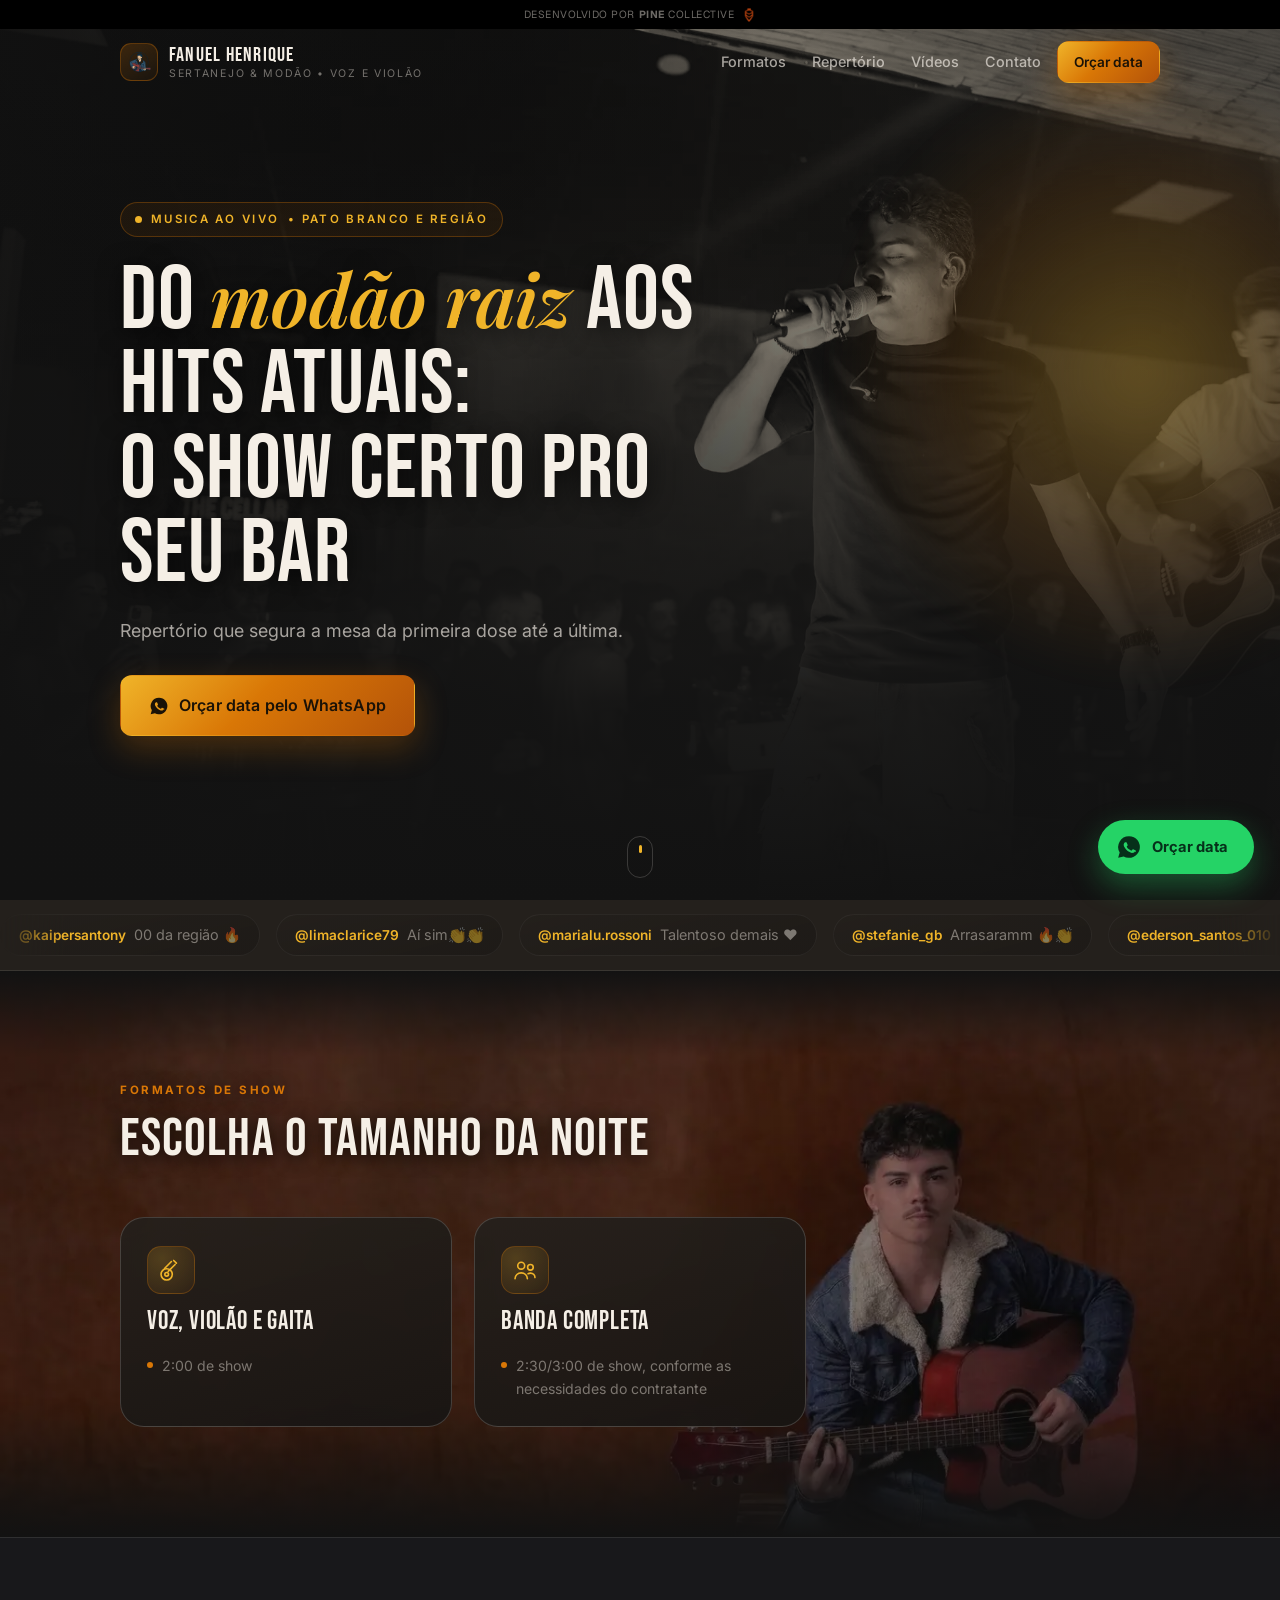
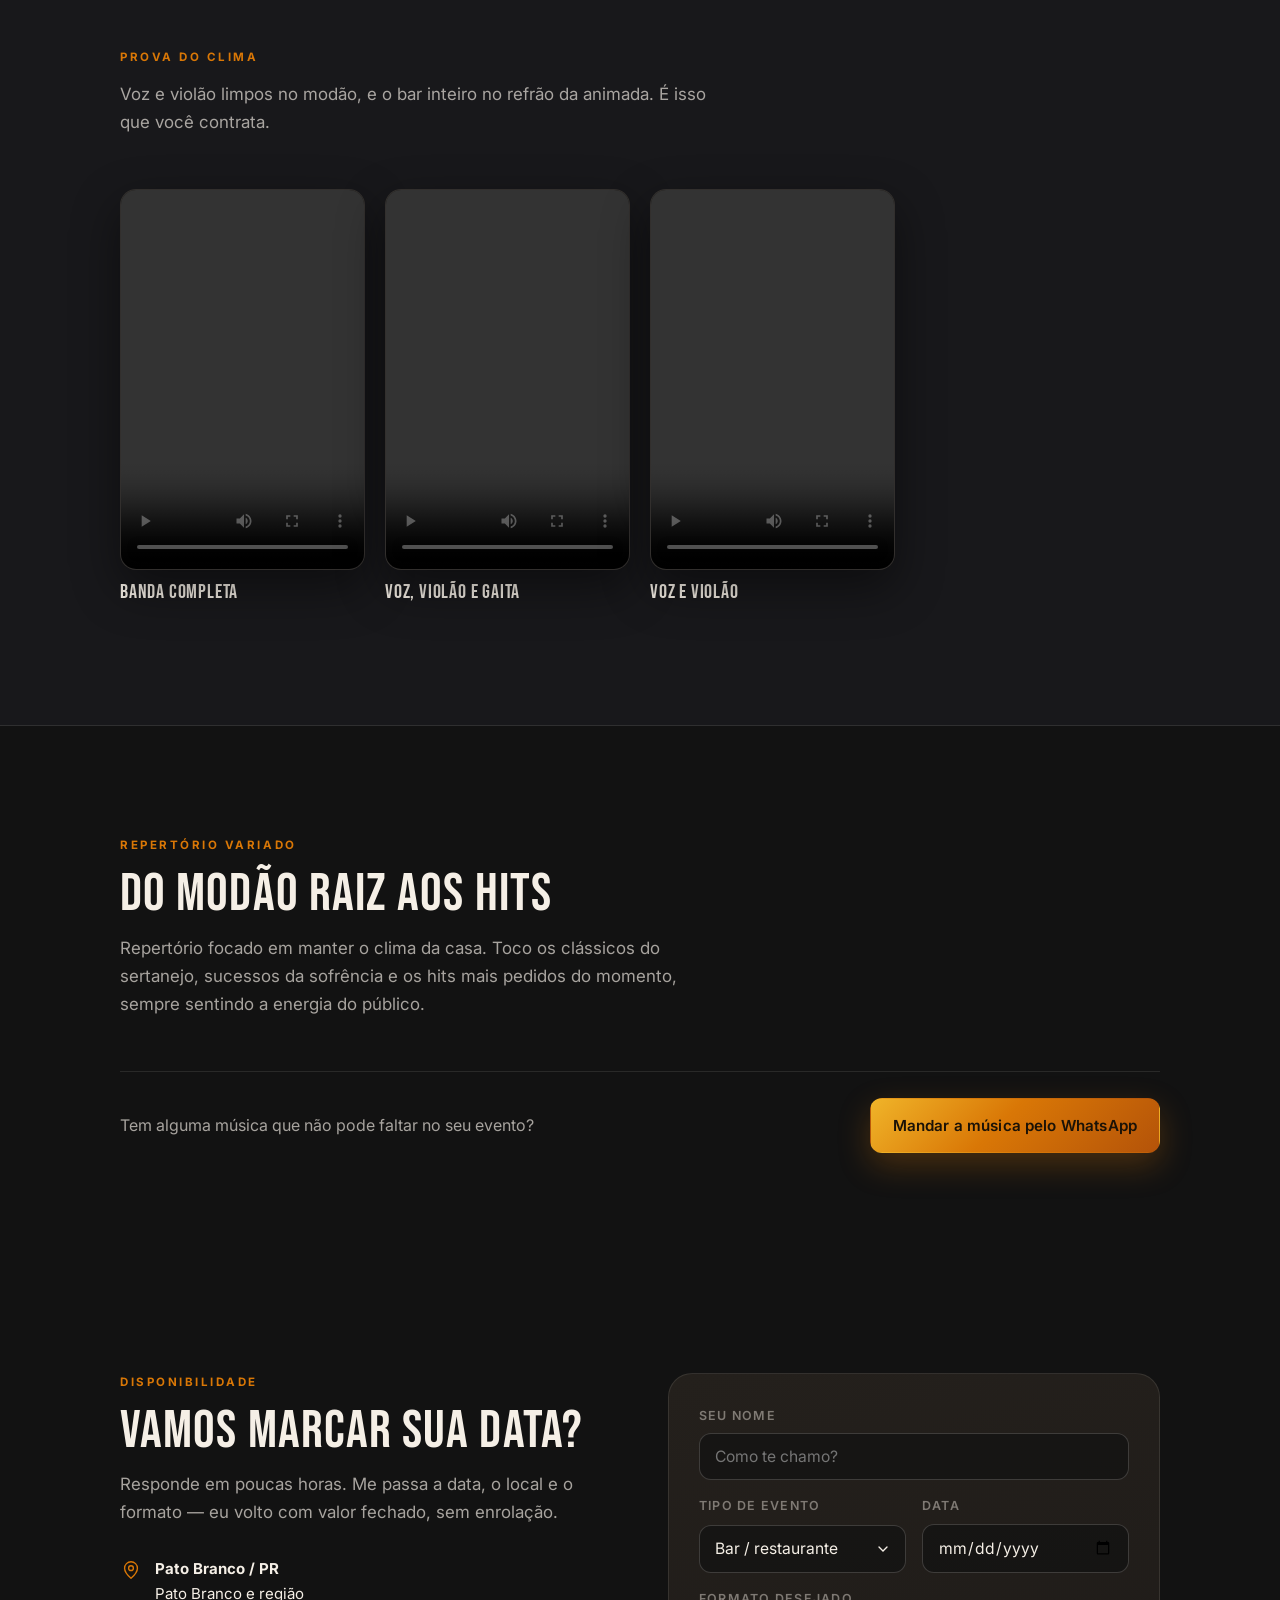
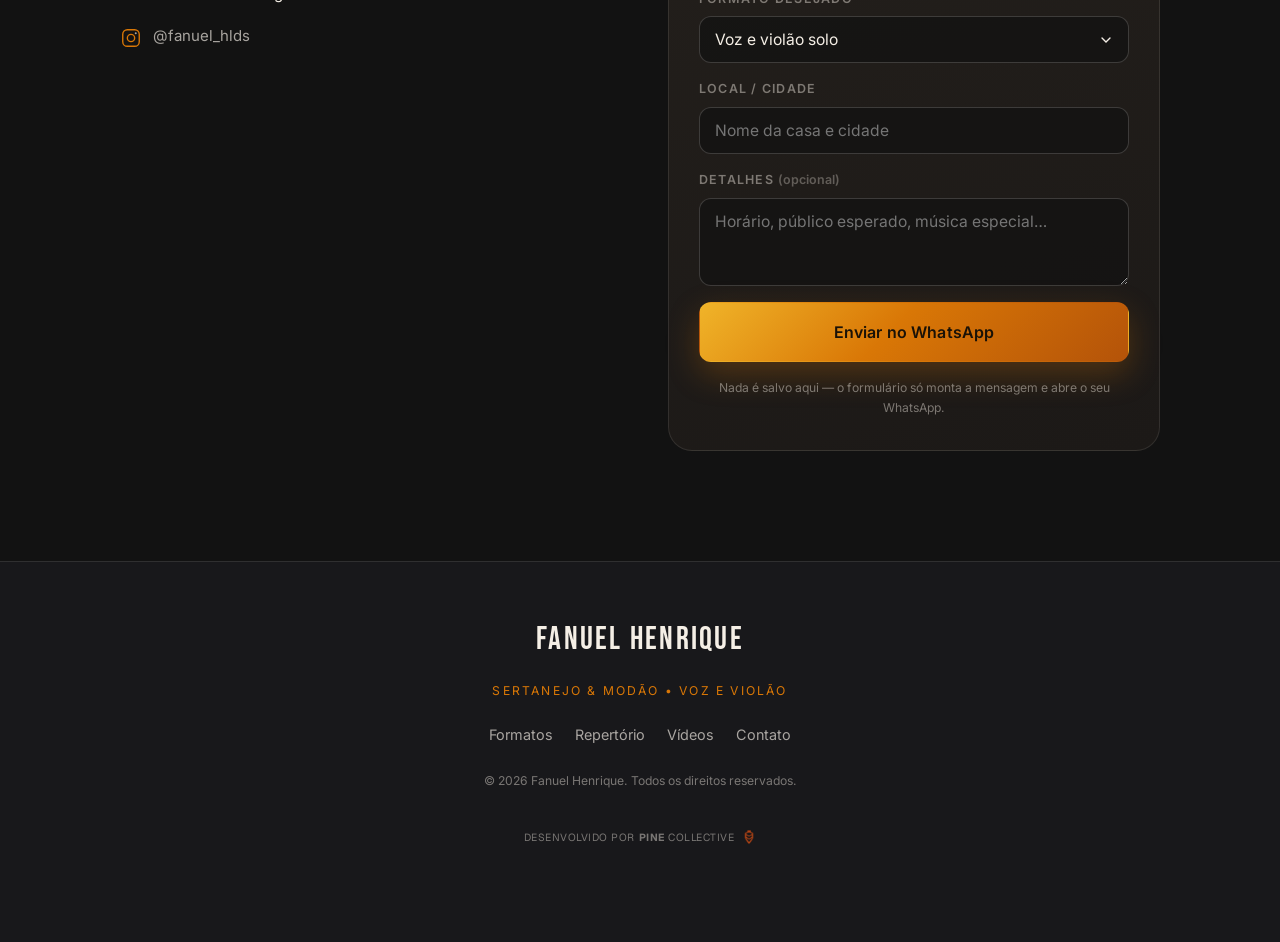
<file: index.html>
<!DOCTYPE html>
<html lang="pt-BR">

<head>
  <meta charset="utf-8">
  <meta name="viewport" content="width=device-width, initial-scale=1, viewport-fit=cover">
  <title>Fanuel Henrique • Sertanejo & Modão | Voz e Violão para bares e eventos</title>
  <meta name="description"
    content="Do modão raiz aos hits atuais: voz e violão para bares, restaurantes e eventos privados. Veja o repertório, os vídeos e consulte sua data pelo WhatsApp.">
  <meta name="theme-color" content="#121212">
  <link rel="icon" href="assets/img/favicon.png" type="image/png">

  <meta property="og:type" content="website">
  <meta property="og:title" content="Fanuel Henrique • Sertanejo & Modão">
  <meta property="og:description"
    content="Do modão raiz aos hits atuais. Voz e violão para bar, restaurante e evento privado.">
  <!-- Depois do primeiro deploy, troque por URL absoluta (ex.: https://fanuel.vercel.app/assets/img/og.jpg):
     alguns leitores de link só aceitam caminho completo. -->
  <meta property="og:image" content="assets/img/og.jpg">
  <meta property="og:image:width" content="1200">
  <meta property="og:image:height" content="630">
  <meta name="twitter:card" content="summary_large_image">
  <meta property="og:locale" content="pt_BR">

  <link rel="preconnect" href="https://fonts.googleapis.com">
  <link rel="preconnect" href="https://fonts.gstatic.com" crossorigin>
  <link
    href="https://fonts.googleapis.com/css2?family=Bebas+Neue&family=Geist:wght@400;600;700&family=Playfair+Display:ital,wght@0,600;0,800;1,600&family=Inter:wght@400;500;600;700&display=swap"
    rel="stylesheet">
  <link rel="stylesheet" href="assets/css/styles.css?v=1.1">
</head>

<body>

  <a class="skip-link" href="#repertorio">Ir para o repertório</a>

  <!-- ============ NAV ============ -->
  <header class="nav" id="nav">
    <div class="pine-badge">
      <span>Desenvolvido por <strong>Pine</strong> Collective</span>
      <img src="assets/img/logo-pine-sem-fundo.png" alt="Pine Collective Logo">
    </div>
    <div class="wrap nav__inner">
      <a class="brand" href="#topo">
        <span class="brand__mark" aria-hidden="true">
          <img src="assets/img/favicon.png" alt=""
            style="width: 24px; height: 24px; object-fit: contain; border-radius: 4px;">
        </span>
        <span class="brand__text">
          <strong data-bind="nome">Fanuel Henrique</strong>
          <small data-bind="tagline">Sertanejo &amp; Modão</small>
        </span>
      </a>

      <nav class="nav__links" id="nav-menu" aria-label="Seções">
        <a href="#formatos">Formatos</a>
        <a href="#repertorio">Repertório</a>
        <a href="#videos">Vídeos</a>
        <a href="#contato">Contato</a>
        <a class="btn btn--sm btn--amber nav__cta-mobile" data-wa="orcamento">Orçar data</a>
      </nav>

      <a class="btn btn--sm btn--amber nav__cta" data-wa="orcamento">Orçar data</a>

      <button class="nav__toggle" id="nav-toggle" type="button" aria-expanded="false" aria-controls="nav-menu"
        aria-label="Abrir menu">
        <span></span><span></span><span></span>
      </button>
    </div>
  </header>

  <!-- ============ HERO ============ -->
  <main id="topo">
    <section class="hero">
      <div class="hero__bg" aria-hidden="true">
        <picture>
          <source id="hero-webp" type="image/webp"
            srcset="assets/img/hero-1000.webp 1000w, assets/img/hero-1800.webp 1800w" sizes="100vw">
          <img id="hero-img" src="assets/img/hero-1800.jpg"
            srcset="assets/img/hero-1000.jpg 1000w, assets/img/hero-1800.jpg 1800w" sizes="100vw" alt=""
            fetchpriority="high">
        </picture>
      </div>
      <div class="hero__glow" aria-hidden="true"></div>

      <div class="wrap hero__inner">
        <p class="eyebrow">
          <span class="dot"></span>
          Musica Ao Vivo <span class="so-md">• <span data-bind="regiao">Pato Branco e região</span></span>
        </p>

        <h1 class="hero__title">
          Do <em>modão raiz</em> aos hits atuais:<br>
          o show certo pro seu bar
        </h1>

        <p class="hero__lead">
          Repertório que segura a mesa da primeira dose até a última.
        </p>

        <div class="hero__cta">
          <a class="btn btn--amber btn--lg" data-wa="orcamento">
            <svg class="ico" viewBox="0 0 24 24" aria-hidden="true">
              <path
                d="M12 2a10 10 0 0 0-8.6 15.1L2 22l5.1-1.3A10 10 0 1 0 12 2Zm5.4 14.2c-.2.6-1.2 1.2-1.7 1.2-.5.1-1 .1-1.6-.1-.4-.1-.9-.3-1.5-.6-2.6-1.1-4.3-3.8-4.4-4-.2-.2-1.1-1.4-1.1-2.7 0-1.3.7-1.9 1-2.2.2-.3.5-.3.7-.3h.5c.2 0 .4 0 .6.5l.8 1.9c.1.2.1.4 0 .6l-.3.5-.3.3c-.1.1-.3.3-.1.6.2.3.7 1.2 1.6 2 1.1.9 1.9 1.2 2.2 1.4.3.1.5.1.6-.1l.9-1c.2-.2.4-.2.6-.1l1.8.9c.3.1.5.2.6.3.1.2.1.7-.1 1.3Z" />
            </svg>
            Orçar data pelo WhatsApp
          </a>
        </div>
      </div>

      <a class="hero__scroll" href="#formatos" aria-label="Rolar para os formatos de show">
        <span></span>
      </a>
    </section>

    <!-- ============ DEPOIMENTOS ============ -->
    <section class="strip-feedbacks" id="depoimentos">
      <div class="quotes-marquee reveal">
        <div class="quotes-track" id="quotes-grid"><!-- render: app.js --></div>
      </div>
    </section>

    <!-- ============ FORMATOS ============ -->
    <section class="section section--foto" id="formatos">
      <div class="secao__bg" aria-hidden="true">
        <picture>
          <source id="formatos-webp" type="image/webp"
            srcset="assets/img/formatos-700.webp 700w, assets/img/formatos-1376.webp 1376w" sizes="100vw">
          <img id="formatos-img" src="assets/img/formatos-1376.jpg"
            srcset="assets/img/formatos-700.jpg 700w, assets/img/formatos-1376.jpg 1376w" sizes="100vw" alt=""
            loading="lazy">
        </picture>
      </div>

      <div class="wrap">
        <header class="section__head">
          <p class="kicker">Formatos de show</p>
          <h2>Escolha o tamanho da noite</h2>
        </header>

        <div class="cards" id="formatos-grid"><!-- render: app.js --></div>
      </div>
    </section>

    <!-- ============ VÍDEOS ============ -->
    <section class="section section--alt" id="videos">
      <div class="wrap">
        <header class="section__head">
          <p class="kicker">Prova do clima</p>
          <p class="section__sub">
            Voz e violão limpos no modão, e o bar inteiro no refrão da animada.
            É isso que você contrata.
          </p>
        </header>

        <div class="videos" id="videos-grid"><!-- render: app.js --></div>
        <p class="videos__dica">Arraste para o lado para ver os outros →</p>
      </div>
    </section>

    <!-- ============ REPERTÓRIO ============ -->
    <section class="section" id="repertorio">
      <div class="wrap">
        <header class="section__head">
          <p class="kicker">Repertório variado</p>
          <h2>Do modão raiz aos hits</h2>
          <p class="section__sub">
            Repertório focado em manter o clima da casa. Toco os clássicos do sertanejo, sucessos da sofrência e os hits
            mais pedidos do momento, sempre sentindo a energia do público.
          </p>
        </header>

        <div class="repertorio__cta">
          <p>Tem alguma música que não pode faltar no seu evento?</p>
          <a class="btn btn--amber" data-wa="orcamento">Mandar a música pelo WhatsApp</a>
        </div>
      </div>
    </section>

    <!-- ============ CONTATO ============ -->
    <section class="section" id="contato">
      <div class="wrap contato">
        <div class="contato__texto">
          <p class="kicker">Disponibilidade</p>
          <h2>Vamos marcar sua data?</h2>
          <p class="section__sub">
            Responde em poucas horas. Me passa a data, o local e o formato —
            eu volto com valor fechado, sem enrolação.
          </p>

          <ul class="contato__lista">
            <li>
              <svg viewBox="0 0 24 24" aria-hidden="true">
                <path d="M12 21s7-6.1 7-11a7 7 0 1 0-14 0c0 4.9 7 11 7 11Z" />
                <circle cx="12" cy="10" r="2.6" />
              </svg>
              <span><strong data-bind="cidade-uf">Sua Cidade</strong><br><span data-bind="regiao">Região</span></span>
            </li>
            <li class="contato__social">
              <a data-bind-href="instagram" href="#" target="_blank" rel="noopener">
                <svg viewBox="0 0 24 24" aria-hidden="true">
                  <rect x="3" y="3" width="18" height="18" rx="5" />
                  <circle cx="12" cy="12" r="4" />
                  <circle cx="17.2" cy="6.8" r="1.1" fill="currentColor" stroke="none" />
                </svg>
                <span data-bind="instagram">@instagram</span>
              </a>
            </li>
          </ul>
        </div>

        <form class="form" id="form-orcamento" novalidate>
          <div class="field">
            <label for="f-nome">Seu nome</label>
            <input id="f-nome" name="nome" type="text" required placeholder="Como te chamo?">
          </div>

          <div class="field-row">
            <div class="field">
              <label for="f-tipo">Tipo de evento</label>
              <select id="f-tipo" name="tipo">
                <option>Bar / restaurante</option>
                <option>Aniversário</option>
                <option>Casamento / noivado</option>
                <option>Confraternização de empresa</option>
                <option>Outro</option>
              </select>
            </div>
            <div class="field">
              <label for="f-data">Data</label>
              <input id="f-data" name="data" type="date">
            </div>
          </div>

          <div class="field">
            <label for="f-formato">Formato desejado</label>
            <select id="f-formato" name="formato">
              <option>Voz e violão solo</option>
              <option>Voz, violão e gaita</option>
              <option>Dupla voz e violão</option>
              <option>Banda completa</option>
              <option>Ainda não sei — me ajuda a escolher</option>
            </select>
          </div>

          <div class="field">
            <label for="f-local">Local / cidade</label>
            <input id="f-local" name="local" type="text" placeholder="Nome da casa e cidade">
          </div>

          <div class="field">
            <label for="f-msg">Detalhes <span class="opt">(opcional)</span></label>
            <textarea id="f-msg" name="msg" rows="3"
              placeholder="Horário, público esperado, música especial…"></textarea>
          </div>

          <button class="btn btn--amber btn--lg btn--block" type="submit">
            Enviar no WhatsApp
          </button>
          <p class="form__nota">Nada é salvo aqui — o formulário só monta a mensagem e abre o seu WhatsApp.</p>
        </form>
      </div>
    </section>
  </main>

  <!-- ============ FOOTER ============ -->
  <footer class="footer">
    <div class="wrap footer__inner">
      <p class="footer__brand" data-bind="nome">Fanuel Henrique</p>
      <p class="footer__tag" data-bind="tagline">Sertanejo &amp; Modão • Voz e Violão</p>
      <nav class="footer__links" aria-label="Rodapé">
        <a href="#formatos">Formatos</a>
        <a href="#repertorio">Repertório</a>
        <a href="#videos">Vídeos</a>
        <a href="#contato">Contato</a>
      </nav>
      <p class="footer__copy">&copy; <span id="ano">2026</span> <span data-bind="nome">Fanuel Henrique</span>. Todos os
        direitos reservados.</p>
      <div class="pine-badge pine-badge--footer">
        <span>Desenvolvido por <strong>Pine</strong> Collective</span>
        <img src="assets/img/logo-pine-sem-fundo.png" alt="Pine Collective Logo">
      </div>
    </div>
  </footer>

  <!-- ============ WHATSAPP FLUTUANTE ============ -->
  <a class="wa-float" data-wa="orcamento" aria-label="Falar no WhatsApp">
    <svg viewBox="0 0 24 24" aria-hidden="true">
      <path
        d="M12 2a10 10 0 0 0-8.6 15.1L2 22l5.1-1.3A10 10 0 1 0 12 2Zm5.4 14.2c-.2.6-1.2 1.2-1.7 1.2-.5.1-1 .1-1.6-.1-.4-.1-.9-.3-1.5-.6-2.6-1.1-4.3-3.8-4.4-4-.2-.2-1.1-1.4-1.1-2.7 0-1.3.7-1.9 1-2.2.2-.3.5-.3.7-.3h.5c.2 0 .4 0 .6.5l.8 1.9c.1.2.1.4 0 .6l-.3.5-.3.3c-.1.1-.3.3-.1.6.2.3.7 1.2 1.6 2 1.1.9 1.9 1.2 2.2 1.4.3.1.5.1.6-.1l.9-1c.2-.2.4-.2.6-.1l1.8.9c.3.1.5.2.6.3.1.2.1.7-.1 1.3Z" />
    </svg>
    <span class="wa-float__label">Orçar data</span>
  </a>

  <div class="toast" id="toast" role="status" aria-live="polite" hidden></div>

  <script src="assets/js/config.js?v=1.2"></script>
  <script src="assets/js/qr.js"></script>
  <script src="assets/js/app.js"></script>
</body>

</html>
</file>
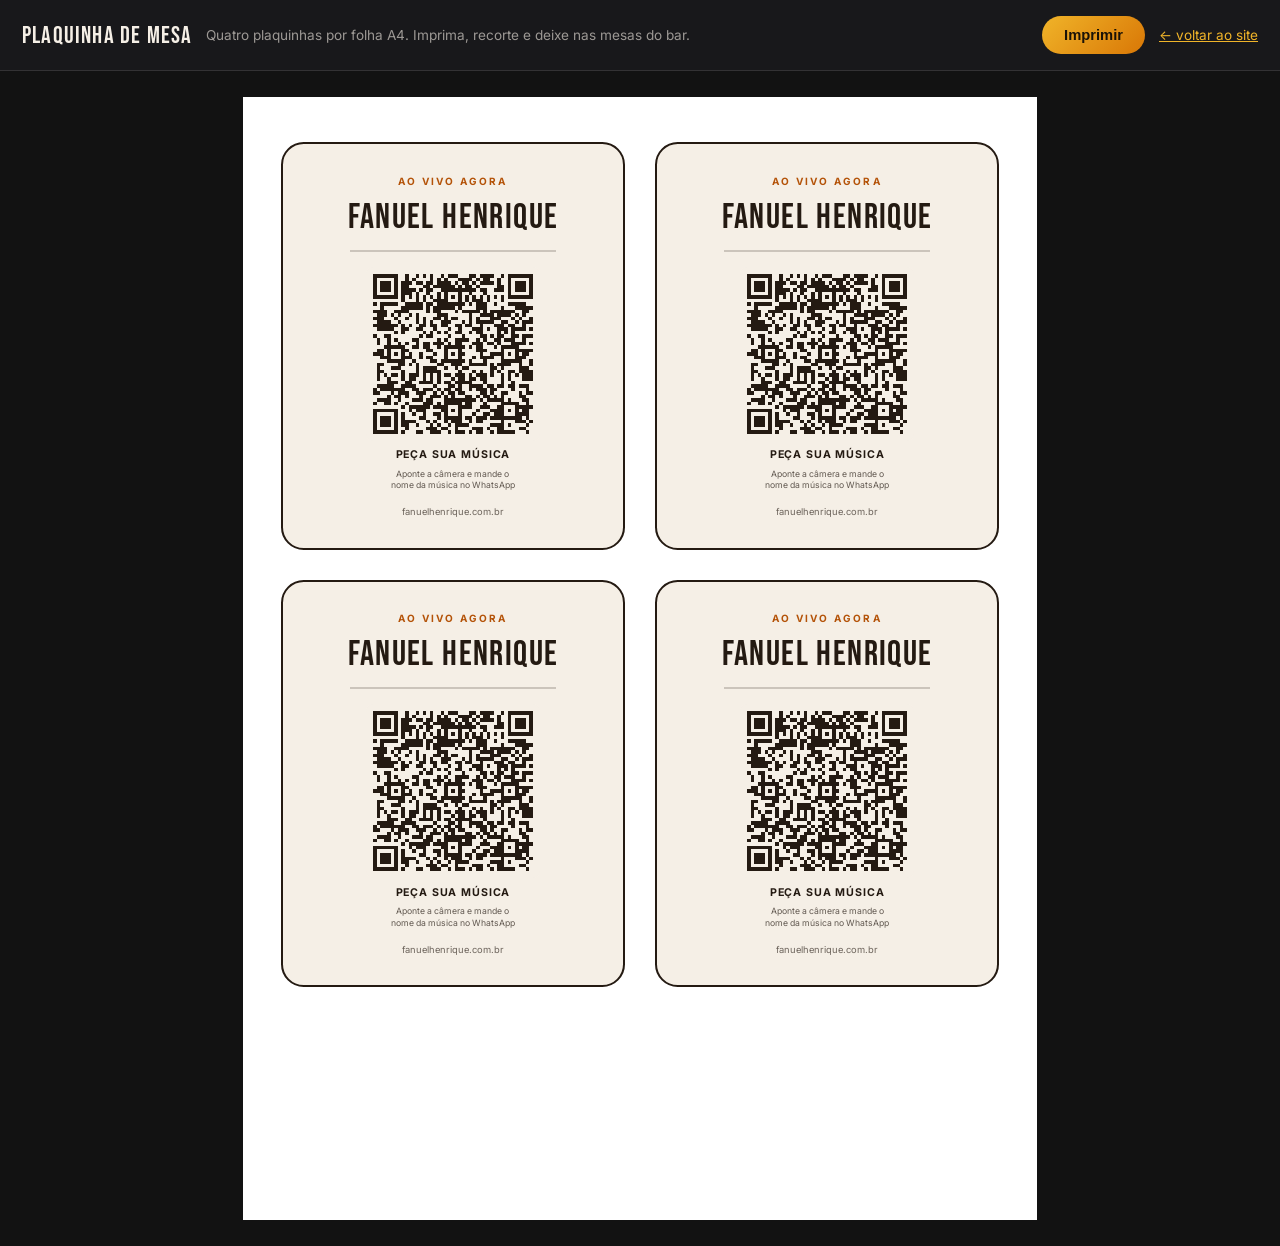
<file: mesa.html>
<!DOCTYPE html>
<html lang="pt-BR">
<head>
<meta charset="utf-8">
<meta name="viewport" content="width=device-width, initial-scale=1">
<title>Plaquinha de mesa — QR para pedir música e caixinha</title>
<meta name="robots" content="noindex">
<link rel="icon" href="assets/img/favicon.png" type="image/png">
<link href="https://fonts.googleapis.com/css2?family=Bebas+Neue&family=Inter:wght@400;500;600;700&display=swap" rel="stylesheet">
<style>
  :root{
    --tinta:#241a12;
    --papel:#f5efe6;
    --ambar:#b45309;
  }
  *{ box-sizing:border-box; }
  body{
    margin:0; background:#121212; color:#f5efe6;
    font-family:"Inter",system-ui,sans-serif;
  }

  /* ---- barra de tela (some na impressão) ---- */
  .barra{
    position:sticky; top:0; z-index:10;
    display:flex; flex-wrap:wrap; gap:14px; align-items:center;
    padding:16px 22px; background:#18181b; border-bottom:1px solid rgba(245,239,230,.12);
  }
  .barra h1{ font-family:"Bebas Neue",sans-serif; font-size:1.5rem; letter-spacing:.05em; margin:0; font-weight:400; }
  .barra p{ margin:0; font-size:.85rem; color:rgba(245,239,230,.6); flex:1 1 260px; }
  .barra button{
    padding:11px 22px; border-radius:999px; border:0; cursor:pointer; font-weight:700;
    background:linear-gradient(135deg,#f0b429,#d97706); color:#1a1207; font-size:.92rem;
  }
  .barra a{ color:#f0b429; font-size:.85rem; }

  .folha{
    width:210mm; min-height:297mm; margin:26px auto; padding:12mm 10mm;
    background:#fff; display:grid; grid-template-columns:1fr 1fr; gap:8mm;
    align-content:start;
  }

  .placa{
    background:var(--papel); color:var(--tinta);
    border:2px solid var(--tinta); border-radius:6mm;
    padding:8mm 6mm; text-align:center;
    display:flex; flex-direction:column; gap:4mm; align-items:center;
    break-inside:avoid;
  }
  .placa__nome{
    font-family:"Bebas Neue",sans-serif; font-weight:400;
    font-size:26pt; line-height:.95; letter-spacing:.04em; text-transform:uppercase;
  }
  .placa__tag{
    font-size:7.5pt; letter-spacing:.22em; text-transform:uppercase; color:var(--ambar); font-weight:700;
  }
  .placa__linha{ width:70%; height:2px; background:var(--tinta); opacity:.2; }

  .qrs{ display:flex; gap:6mm; justify-content:center; width:100%; }
  .qr{ display:flex; flex-direction:column; align-items:center; gap:2mm; flex:1; }
  .qr svg{ width:100%; max-width:34mm; height:auto; border-radius:2mm; }
  .qr__rot{ font-size:8pt; font-weight:700; text-transform:uppercase; letter-spacing:.08em; }
  .qr__dica{ font-size:6.5pt; line-height:1.3; opacity:.7; max-width:36mm; }

  .placa__rodape{ font-size:7pt; opacity:.65; margin-top:auto; }
  .placa--solo .qr svg{ max-width:46mm; }

  .aviso{
    grid-column:1/-1; padding:10mm; border:2px dashed #b45309; border-radius:4mm;
    color:#7c2d12; background:#fff7ed; font-size:10pt;
  }

  @page{ size:A4; margin:0; }
  @media print{
    body{ background:#fff; }
    .barra{ display:none; }
    .folha{ width:auto; margin:0; padding:10mm; box-shadow:none; }
  }
  @media (max-width:820px){
    .folha{ width:auto; min-height:0; grid-template-columns:1fr; padding:16px; }
  }
</style>
</head>
<body>

<div class="barra">
  <h1>Plaquinha de mesa</h1>
  <p>Quatro plaquinhas por folha A4. Imprima, recorte e deixe nas mesas do bar.</p>
  <button type="button" onclick="window.print()">Imprimir</button>
  <a href="/">← voltar ao site</a>
</div>

<div class="folha" id="folha"></div>

<script src="assets/js/config.js"></script>
<script src="assets/js/qr.js"></script>
<script>
(function () {
  "use strict";
  var S = window.SITE, folha = document.getElementById("folha");

  var fone = String(S.contato.whatsapp || "").replace(/\D/g, "");
  var linkPedido = "https://wa.me/" + fone + "?text=" + encodeURIComponent(S.mensagens.pedidoMusica);
  var pix = (S.pix.copiaECola || "").trim();

  function qr(texto) {
    return window.QR.svg(texto, { modulo: 8, margem: 2, claro: "#f5efe6", escuro: "#241a12" });
  }

  if (!fone || /^5599999999999$/.test(fone)) {
    folha.insertAdjacentHTML("beforeend",
      '<div class="aviso"><strong>Antes de imprimir:</strong> troque o número de WhatsApp em ' +
      "<code>assets/js/config.js</code> — o QR abaixo ainda aponta para o número de exemplo.</div>");
  }

  var placa =
    '<div class="placa' + (pix ? "" : " placa--solo") + '">' +
      '<div class="placa__tag">Ao vivo agora</div>' +
      '<div class="placa__nome">' + S.artista.nome + "</div>" +
      '<div class="placa__linha"></div>' +
      '<div class="qrs">' +
        '<div class="qr">' + qr(linkPedido) +
          '<div class="qr__rot">Peça sua música</div>' +
          '<div class="qr__dica">Aponte a câmera e mande o nome da música no WhatsApp</div>' +
        "</div>" +
        (pix
          ? '<div class="qr">' + qr(pix) +
              '<div class="qr__rot">Caixinha</div>' +
              '<div class="qr__dica">Pix pelo QR do seu banco. Valeu demais!</div>' +
            "</div>"
          : "") +
      "</div>" +
      '<div class="placa__rodape">' + (S.site && S.site.url ? S.site.url.replace(/^https?:\/\//, "") : "") + "</div>" +
    "</div>";

  folha.insertAdjacentHTML("beforeend", placa + placa + placa + placa);
})();
</script>
</body>
</html>
</file>
<file: assets/css/styles.css>
/* =============================================================
   Fanuel Henrique — Boteco Acústico / Rústico Chic
   Mobile-first. Sem build, sem framework.
   ============================================================= */

:root{
  /* superfícies */
  --bg:            #121212;
  --bg-2:          #18181b;
  --surface:       #1c1917;   /* marrom café profundo */
  --surface-2:     #24201c;
  --line:          rgba(245,239,230,.10);
  --line-strong:   rgba(245,239,230,.18);

  /* acentos */
  --amber:         #d97706;
  --amber-deep:    #b45309;
  --amber-soft:    #f0b429;
  --sunset:        #ea580c;
  --sand:          #f5efe6;
  --wa:            #25d366;

  /* texto */
  --text:          #f5efe6;
  --text-muted:    rgba(245,239,230,.66);
  --text-dim:      rgba(245,239,230,.44);

  /* tipografia */
  --font-display:  "Bebas Neue", "Oswald", Impact, sans-serif;
  --font-serif:    "Playfair Display", Georgia, "Times New Roman", serif;
  --font-body:     "Inter", "Segoe UI", system-ui, -apple-system, sans-serif;

  /* medidas */
  --wrap:          1120px;
  --pad:           clamp(20px, 5vw, 40px);
  --radius:        16px;
  --radius-lg:     24px;
  --shadow:        0 18px 48px rgba(0,0,0,.45);
  --shadow-amber:  0 12px 32px rgba(217,119,6,.28);
}

*,*::before,*::after{ box-sizing:border-box; }

html{ scroll-behavior:smooth; scroll-padding-top:78px; -webkit-text-size-adjust:100%; }

body{
  margin:0;
  background:var(--bg);
  color:var(--text);
  font-family:var(--font-body);
  font-size:16px;
  line-height:1.65;
  overflow-x:hidden;
  -webkit-font-smoothing:antialiased;
}

/* textura de grão quente sobre tudo */
body::before{
  content:"";
  position:fixed; inset:0; z-index:0; pointer-events:none;
  opacity:.32;
  background-image:url("data:image/svg+xml,%3Csvg xmlns='http://www.w3.org/2000/svg' width='140' height='140'%3E%3Cfilter id='n'%3E%3CfeTurbulence type='fractalNoise' baseFrequency='.85' numOctaves='3'/%3E%3C/filter%3E%3Crect width='140' height='140' filter='url(%23n)' opacity='.5'/%3E%3C/svg%3E");
}

img{ max-width:100%; display:block; }
a{ color:inherit; text-decoration:none; }
button{ font:inherit; color:inherit; }

h1,h2,h3{ margin:0; line-height:1.05; font-weight:600; }
p{ margin:0; }

.wrap{ width:100%; max-width:var(--wrap); margin-inline:auto; padding-inline:var(--pad); }

.sr-only{
  position:absolute; width:1px; height:1px; padding:0; margin:-1px;
  overflow:hidden; clip:rect(0 0 0 0); white-space:nowrap; border:0;
}

.skip-link{
  position:absolute; left:-999px; top:0; z-index:200;
  background:var(--amber); color:#1a1207; padding:12px 18px; font-weight:600;
}
.skip-link:focus{ left:12px; top:12px; }

:focus-visible{ outline:2px solid var(--amber-soft); outline-offset:3px; border-radius:4px; }

/* ============ BOTÕES ============ */
.btn{
  --btn-bg:transparent; --btn-fg:var(--text); --btn-bd:var(--line-strong);
  display:inline-flex; align-items:center; justify-content:center; gap:10px;
  padding:14px 22px; border-radius:12px;
  background:var(--btn-bg); color:var(--btn-fg); border:1px solid var(--btn-bd);
  font-weight:600; font-size:.95rem; letter-spacing:.01em;
  cursor:pointer; text-align:center;
  transition:transform .18s ease, box-shadow .18s ease, background .18s ease, border-color .18s ease;
}
.btn:hover{ transform:translateY(-2px); }
.btn:active{ transform:translateY(0); }

.btn--amber{
  --btn-bg:linear-gradient(135deg, var(--amber-soft), var(--amber) 45%, var(--amber-deep));
  --btn-fg:#1a1207; --btn-bd:transparent;
  box-shadow:var(--shadow-amber);
}
.btn--amber:hover{ box-shadow:0 16px 40px rgba(217,119,6,.42); }

.btn--ghost{ --btn-bg:rgba(245,239,230,.04); backdrop-filter:blur(6px); }
.btn--ghost:hover{ --btn-bd:var(--sand); }

.btn--outline{ --btn-bd:var(--amber); --btn-fg:var(--amber-soft); }
.btn--outline:hover{ --btn-bg:rgba(217,119,6,.12); }

.btn--sm{ padding:9px 16px; font-size:.85rem; }
.btn--lg{ padding:16px 28px; font-size:1rem; }
.btn--block{ width:100%; }
.btn .ico{ width:20px; height:20px; fill:currentColor; }

/* ============ NAV ============ */
.nav{
  position:fixed; inset:0 0 auto 0; z-index:100;
  transition:background .3s ease, box-shadow .3s ease, border-color .3s ease;
  border-bottom:1px solid transparent;
}
.nav.is-stuck{
  background:rgba(18,18,18,.86);
  backdrop-filter:blur(14px) saturate(1.3);
  border-bottom-color:var(--line);
  box-shadow:0 10px 30px rgba(0,0,0,.35);
}
.nav__inner{ display:flex; align-items:center; gap:16px; height:66px; }

.brand{ display:flex; align-items:center; gap:11px; margin-right:auto; }
.brand__mark{
  display:grid; place-items:center; width:38px; height:38px; flex:none;
  border-radius:11px; color:var(--amber-soft);
  background:linear-gradient(150deg, rgba(217,119,6,.22), rgba(217,119,6,.05));
  border:1px solid rgba(217,119,6,.32);
}
.brand__mark svg{ width:21px; height:21px; }
.brand__text{ display:flex; flex-direction:column; line-height:1.15; }
.brand__text strong{
  font-family:var(--font-display); font-size:1.28rem; letter-spacing:.06em;
  font-weight:400; text-transform:uppercase;
}
.brand__text small{
  font-size:.66rem; letter-spacing:.16em; text-transform:uppercase; color:var(--text-dim);
  white-space:nowrap; display:none;
}
@media (min-width:520px){ .brand__text small{ display:block; } }

/* --- menu mobile (dropdown) --- */
.nav__toggle{
  display:grid; place-content:center; gap:5px;
  width:42px; height:42px; flex:none; cursor:pointer;
  background:rgba(245,239,230,.05); border:1px solid var(--line); border-radius:12px;
}
.nav__toggle span{
  display:block; width:18px; height:2px; border-radius:2px; background:var(--text);
  transition:transform .25s ease, opacity .2s ease;
}
.nav.is-open .nav__toggle span:nth-child(1){ transform:translateY(7px) rotate(45deg); }
.nav.is-open .nav__toggle span:nth-child(2){ opacity:0; }
.nav.is-open .nav__toggle span:nth-child(3){ transform:translateY(-7px) rotate(-45deg); }

.nav__links{
  position:absolute; left:var(--pad); right:var(--pad); top:64px;
  display:grid; gap:2px; padding:10px;
  background:rgba(24,24,27,.97); backdrop-filter:blur(16px);
  border:1px solid var(--line-strong); border-radius:var(--radius);
  box-shadow:var(--shadow);
  opacity:0; visibility:hidden; transform:translateY(-8px);
  transition:opacity .2s ease, transform .2s ease, visibility .2s;
  font-size:.95rem; font-weight:500;
}
.nav.is-open .nav__links{ opacity:1; visibility:visible; transform:none; }
.nav__links a{ color:var(--text-muted); padding:12px 14px; border-radius:10px; }
.nav__links a:hover{ color:var(--text); background:rgba(245,239,230,.06); }
.nav__cta-mobile{ margin-top:8px; }
.nav__cta{ display:none; }

/* --- desktop: menu inline --- */
@media (min-width:900px){
  .nav__toggle,.nav__cta-mobile{ display:none; }
  .nav__cta{ display:flex; }
  .nav__links{
    position:static; display:flex; gap:26px; padding:0;
    background:none; border:0; box-shadow:none; backdrop-filter:none;
    opacity:1; visibility:visible; transform:none;
    font-size:.9rem;
  }
  .nav__links a{ position:relative; padding:4px 0; border-radius:0; }
  .nav__links a:hover{ background:none; }
  .nav__links a::after{
    content:""; position:absolute; left:0; right:100%; bottom:0; height:1.5px;
    background:var(--amber); transition:right .25s ease;
  }
  .nav__links a:hover::after{ right:0; }
}

/* ============ HERO ============ */
.hero{
  position:relative; isolation:isolate;
  min-height:100svh; display:flex; align-items:center;
  padding:104px 0 56px;
  overflow:hidden;
}
@media (min-width:900px){ .hero{ padding:110px 0 72px; } }
.hero__bg{ position:absolute; inset:0; z-index:-2; }
.hero__bg picture{ display:block; width:100%; height:100%; }
.hero__bg img{
  width:100%; height:100%; object-fit:cover;
  /* celular: corte estreito que joga o rosto dele para a direita da tela,
     ao lado da coluna de texto */
  object-position:64% 30%;
  /* a foto é em P&B: um toque de sépia casa com o âmbar do resto do site */
  filter:sepia(.34) saturate(1.18) contrast(1.05);
}
/* celular: escurece a faixa da esquerda (onde fica o texto) e deixa
   a direita limpa, para o rosto dele aparecer ao lado */
.hero__bg::after{
  content:""; position:absolute; inset:0;
  background:
    linear-gradient(180deg, rgba(18,18,18,.30) 0%, rgba(18,18,18,.12) 26%, rgba(18,18,18,.90) 80%, var(--bg) 100%),
    linear-gradient(90deg, rgba(18,18,18,.94) 0%, rgba(18,18,18,.86) 42%, rgba(18,18,18,.20) 78%, rgba(18,18,18,.34) 100%);
}

@media (min-width:900px){
  .hero__bg img{ object-position:center 26%; }
  .hero__bg::after{
    background:
      linear-gradient(180deg, rgba(18,18,18,.42) 0%, rgba(18,18,18,.16) 24%, rgba(18,18,18,.94) 78%, var(--bg) 100%),
      linear-gradient(90deg, rgba(18,18,18,.88) 0%, rgba(18,18,18,.34) 62%, rgba(18,18,18,.6) 100%);
  }
}

/* luz de filamento */

.hero__glow{
  position:absolute; z-index:-1; right:-14%; top:6%;
  width:min(78vw,640px); aspect-ratio:1; border-radius:50%;
  background:radial-gradient(circle, rgba(240,180,41,.30), rgba(217,119,6,.12) 42%, transparent 68%);
  filter:blur(14px);
  animation:flicker 7s ease-in-out infinite;
}
@keyframes flicker{
  0%,100%{ opacity:.85; transform:scale(1); }
  38%    { opacity:1;   transform:scale(1.04); }
  62%    { opacity:.72; transform:scale(.99); }
}

.hero__inner{ position:relative; }

.eyebrow{
  display:inline-flex; align-items:center; gap:9px;
  font-size:.72rem; letter-spacing:.2em; text-transform:uppercase;
  color:var(--amber-soft); font-weight:600;
  padding:7px 14px; border-radius:999px;
  border:1px solid rgba(217,119,6,.3); background:rgba(217,119,6,.08);
}
.so-md{ display:none; }
@media (min-width:560px){ .so-md{ display:inline; } }

.eyebrow .dot{
  width:7px; height:7px; border-radius:50%; background:var(--amber-soft);
  box-shadow:0 0 0 0 rgba(240,180,41,.6); animation:pulse 2.4s infinite;
}
@keyframes pulse{
  70%{ box-shadow:0 0 0 9px rgba(240,180,41,0); }
  100%{ box-shadow:0 0 0 0 rgba(240,180,41,0); }
}

/* no celular o texto ocupa só a coluna da esquerda — a direita fica pro artista.
   Botões e números seguem largos, já abaixo do rosto. */
.eyebrow,.hero__lead{ max-width:62%; }
.hero__title{ max-width:69%; }
@media (min-width:700px){ .eyebrow,.hero__title,.hero__lead{ max-width:none; } }

.hero__title{
  margin:18px 0 0;
  font-family:var(--font-display); font-weight:400;
  font-size:clamp(1.9rem, 7.1vw, 5.6rem);
  line-height:.94; letter-spacing:.012em; text-transform:uppercase;
  text-shadow:0 4px 24px rgba(0,0,0,.7);
}
@media (min-width:700px){
  .hero__title{ margin-top:22px; font-size:clamp(2.9rem, 8.4vw, 5.6rem); max-width:16ch; }
}
.hero__title em{
  font-family:var(--font-serif); font-style:italic; font-weight:600;
  text-transform:none; letter-spacing:-.01em;
  font-size:.82em;
  color:var(--amber-soft);
}

.hero__lead{
  margin-top:16px;
  font-size:.88rem; color:var(--text-muted);
}
@media (min-width:700px){
  .hero__lead{ margin-top:20px; max-width:46ch; font-size:clamp(1rem,2.4vw,1.12rem); }
}

.hero__cta{ display:flex; flex-wrap:wrap; gap:12px; margin-top:30px; }
.hero__cta .btn{ flex:1 1 240px; }

.hero__facts{
  display:flex; flex-wrap:wrap; gap:12px 30px;
  list-style:none; margin:40px 0 0; padding:26px 0 0;
  border-top:1px solid var(--line);
}
.hero__facts li{ display:flex; flex-direction:column; }
.hero__facts strong{
  font-family:var(--font-display); font-size:1.9rem; font-weight:400;
  letter-spacing:.03em; color:var(--amber-soft); line-height:1;
}
.hero__facts span{ font-size:.78rem; color:var(--text-dim); letter-spacing:.04em; }

.hero__scroll{
  position:absolute; left:50%; bottom:22px; translate:-50% 0;
  width:26px; height:42px; border:1.5px solid var(--line-strong); border-radius:14px;
  display:none; place-items:start center; padding-top:8px;
}
.hero__scroll span{
  width:3px; height:8px; border-radius:2px; background:var(--amber-soft);
  animation:scrolldot 1.9s ease-in-out infinite;
}
@keyframes scrolldot{ 0%,100%{ transform:translateY(0); opacity:1 } 50%{ transform:translateY(12px); opacity:.2 } }

@media (min-width:900px){
  .hero__cta .btn{ flex:0 0 auto; }
  .hero__scroll{ display:grid; }
  .hero__facts{ gap:12px 56px; }
}

/* ============ FAIXA ROLANTE ============ */
.strip{
  overflow:hidden; border-block:1px solid var(--line);
  background:linear-gradient(90deg, rgba(217,119,6,.10), rgba(234,88,12,.05));
  padding:13px 0;
}
.strip__track{
  display:flex; align-items:center; gap:20px; width:max-content;
  animation:marquee 34s linear infinite;
  font-family:var(--font-display); font-size:1.05rem; letter-spacing:.14em;
  text-transform:uppercase; color:var(--text-muted); white-space:nowrap;
}
.strip__track i{ color:var(--amber); font-style:normal; }
@keyframes marquee{ from{ transform:translateX(0) } to{ transform:translateX(-50%) } }

/* ============ SEÇÕES ============ */
.section{ position:relative; padding:clamp(64px,11vw,110px) 0; }
.section--alt{ background:var(--bg-2); border-block:1px solid var(--line); }
.section--sunset{
  background:
    radial-gradient(1000px 460px at 78% -8%, rgba(234,88,12,.20), transparent 62%),
    linear-gradient(180deg, var(--surface), var(--bg));
  border-block:1px solid var(--line);
}

.section__head{ max-width:62ch; margin-bottom:clamp(30px,5vw,52px); }
.kicker{
  font-size:.72rem; letter-spacing:.22em; text-transform:uppercase;
  color:var(--amber); font-weight:700; margin-bottom:12px;
}
.section h2{
  font-family:var(--font-display); font-weight:400; text-transform:uppercase;
  font-size:clamp(2.1rem,7.5vw,3.4rem); letter-spacing:.02em; line-height:.98;
}
.section__sub{ margin-top:14px; color:var(--text-muted); font-size:clamp(.98rem,3.4vw,1.06rem); }

/* ============ SEÇÃO COM FOTO DE FUNDO (igual ao hero) ============ */
.section--foto{ position:relative; isolation:isolate; overflow:hidden; }

.secao__bg{ position:absolute; inset:0; z-index:-2; }
.secao__bg picture{ display:block; width:100%; height:100%; }
.secao__bg img{
  width:100%; height:100%; object-fit:cover; object-position:26% 38%;
  transform: scaleX(-1);
}
/* escurece o suficiente para os cards e o título lerem por cima,
   e dissolve nas bordas para emendar com as seções vizinhas */
.secao__bg::after{
  content:""; position:absolute; inset:0;
  background:linear-gradient(180deg,
    var(--bg) 0%, rgba(18,18,18,.46) 15%, rgba(18,18,18,.44) 76%, var(--bg) 100%);
}
.section--foto .section__head h2,
.section--foto .section__head .kicker{ text-shadow:0 3px 18px rgba(0,0,0,.8); }
.section--foto .section__sub{ color:var(--text); text-shadow:0 2px 14px rgba(0,0,0,.9); }

/* no celular a seção fica muito alta e a foto esticaria demais:
   ela vira uma faixa no topo que dissolve no fundo */
@media (max-width:899px){
  .secao__bg{ bottom:auto; height:min(66svh,560px); }
  .secao__bg::after{
    background:linear-gradient(180deg,
      var(--bg) 0%, rgba(18,18,18,.40) 12%, rgba(18,18,18,.62) 58%, var(--bg) 100%);
  }
}

/* ============ CARDS DE FORMATO ============ */
.cards{ display:grid; gap:18px; grid-template-columns:1fr; }
@media (min-width:760px){ .cards{ grid-template-columns:repeat(3,1fr); gap:22px; } }

/* sobre a foto os cards ficam mais sólidos, para o texto não competir */
.section--foto .card{
  background:linear-gradient(165deg, rgba(36,32,28,.90), rgba(24,21,19,.93));
  backdrop-filter:blur(10px);
  border-color:var(--line-strong);
}

.card{
  position:relative; overflow:hidden;
  padding:28px 26px 26px; border-radius:var(--radius-lg);
  background:linear-gradient(165deg, var(--surface-2), var(--surface));
  border:1px solid var(--line);
  display:flex; flex-direction:column; gap:14px;
  transition:transform .25s ease, border-color .25s ease, box-shadow .25s ease;
}
.card::after{
  content:""; position:absolute; inset:0 0 auto 0; height:2px;
  background:linear-gradient(90deg, transparent, var(--amber), transparent);
  opacity:0; transition:opacity .3s ease;
}
.card:hover{ transform:translateY(-5px); border-color:var(--line-strong); box-shadow:var(--shadow); }
.card:hover::after{ opacity:1; }

.card__ico{
  width:48px; height:48px; border-radius:14px; display:grid; place-items:center;
  color:var(--amber-soft);
  background:radial-gradient(circle at 30% 25%, rgba(240,180,41,.22), rgba(217,119,6,.06));
  border:1px solid rgba(217,119,6,.28);
}
.card__ico svg{ width:26px; height:26px; fill:none; stroke:currentColor; stroke-width:1.5; stroke-linecap:round; stroke-linejoin:round; }

.card h3{
  font-family:var(--font-display); font-weight:400; text-transform:uppercase;
  font-size:1.65rem; letter-spacing:.03em;
}
.card__resumo{
  font-size:.72rem; letter-spacing:.16em; text-transform:uppercase;
  color:var(--amber); font-weight:600; margin-top:-8px;
  overflow-wrap:anywhere;
}
.card p{ color:var(--text-muted); font-size:.95rem; }
.card ul{ list-style:none; margin:4px 0 0; padding:0; display:grid; gap:8px; }
.card li{ display:flex; gap:9px; align-items:flex-start; font-size:.88rem; color:var(--text-dim); }
.card li::before{
  content:""; flex:none; width:6px; height:6px; margin-top:8px; border-radius:50%;
  background:var(--amber);
}

/* ============ BUSCA ============ */
.search{
  position:relative; display:flex; align-items:center;
  background:var(--surface); border:1px solid var(--line-strong);
  border-radius:999px; padding:4px 6px 4px 18px; max-width:520px;
  transition:border-color .2s ease, box-shadow .2s ease;
}
.search:focus-within{ border-color:var(--amber); box-shadow:0 0 0 4px rgba(217,119,6,.14); }
.search__ico{
  width:19px; height:19px; flex:none; fill:none; stroke:var(--text-dim);
  stroke-width:1.9; stroke-linecap:round;
}
.search input{
  flex:1; min-width:0; background:none; border:0; outline:none;
  color:var(--text); font-size:1rem; padding:13px 12px;
}
.search input::placeholder{ color:var(--text-dim); }
.search input::-webkit-search-cancel-button{ display:none; }
.search__clear{
  flex:none; width:32px; height:32px; border-radius:50%; border:0; cursor:pointer;
  background:rgba(245,239,230,.08); font-size:1.2rem; line-height:1;
}
.search__clear:hover{ background:rgba(245,239,230,.16); }

.search__status{
  margin-top:12px; font-size:.86rem; color:var(--amber-soft); min-height:1.3em;
}

/* ============ ABAS ============ */
.tabs{
  display:flex; gap:8px; margin:22px 0 26px;
  overflow-x:auto; scrollbar-width:none;
  padding-bottom:4px; -webkit-overflow-scrolling:touch;
}
.tabs::-webkit-scrollbar{ display:none; }
.tab{
  flex:none; cursor:pointer; white-space:nowrap;
  padding:11px 20px; border-radius:999px;
  background:rgba(245,239,230,.04); border:1px solid var(--line);
  color:var(--text-muted); font-weight:600; font-size:.9rem;
  transition:all .2s ease;
}
.tab:hover{ color:var(--text); border-color:var(--line-strong); }
.tab[aria-selected="true"]{
  background:linear-gradient(135deg, var(--amber-soft), var(--amber));
  color:#1a1207; border-color:transparent; box-shadow:var(--shadow-amber);
}
.tabs.is-hidden{ display:none; }

/* ============ LISTA DE MÚSICAS ============ */
.bloco__sub{ color:var(--text-dim); font-size:.9rem; margin-bottom:18px; font-style:italic; }

.musicas{
  list-style:none; margin:0; padding:0;
  display:grid; gap:2px; grid-template-columns:1fr;
}
@media (min-width:700px){ .musicas{ grid-template-columns:1fr 1fr; gap:2px 26px; } }

.musica{
  display:flex; align-items:baseline; gap:10px;
  padding:12px 4px; border-bottom:1px dashed var(--line);
}
.musica__titulo{ font-weight:600; font-size:.98rem; }
.musica__linha{ flex:1; border-bottom:1px dotted rgba(245,239,230,.14); translate:0 -3px; }
.musica__artista{ font-size:.82rem; color:var(--text-dim); text-align:right; }
.musica mark{
  background:rgba(240,180,41,.24); color:var(--amber-soft);
  border-radius:3px; padding:0 2px;
}

.vazio{
  padding:34px 22px; text-align:center; border-radius:var(--radius);
  border:1px dashed var(--line-strong); background:rgba(245,239,230,.02);
}
.vazio strong{ display:block; font-size:1.05rem; margin-bottom:6px; }
.vazio p{ color:var(--text-muted); font-size:.92rem; margin-bottom:16px; }

.repertorio__cta{
  margin-top:34px; padding-top:26px; border-top:1px solid var(--line);
  display:flex; flex-wrap:wrap; align-items:center; gap:16px;
}
.repertorio__cta p{ color:var(--text-muted); flex:1 1 260px; }

/* ============ VÍDEOS ============ */
/* no celular vira carrossel horizontal; overscroll-behavior evita a travada */
.videos{
  display:flex; gap:16px;
  overflow-x:auto; overflow-y:hidden; scroll-snap-type:x mandatory;
  overscroll-behavior-x:contain;
  -webkit-overflow-scrolling:touch;
  margin-inline:calc(var(--pad) * -1); padding:2px var(--pad) 14px;
  scrollbar-width:none;
}
.videos::-webkit-scrollbar{ display:none; }
.videos > *{ flex:0 0 80%; scroll-snap-align:center; }

@media (min-width:760px){
  .videos{
    display:grid; grid-template-columns:repeat(4,1fr); gap:20px;
    overflow:visible; overscroll-behavior-x:auto; margin-inline:0; padding:0;
  }
  .videos > *{ flex:initial; }
}

.video{ display:flex; flex-direction:column; gap:12px; }
.video__frame{
  position:relative; aspect-ratio:9/16; border-radius:var(--radius);
  overflow:hidden; background:var(--surface); border:1px solid var(--line);
  box-shadow:var(--shadow);
}
@media (min-width:760px){ .video__frame{ aspect-ratio:9/14; } }
.video__frame iframe,.video__frame video{ width:100%; height:100%; border:0; object-fit:cover; }

.video__ph{
  position:absolute; inset:0; display:grid; place-content:center; gap:10px;
  text-align:center; padding:22px; color:var(--text-dim);
  background:
    radial-gradient(circle at 50% 38%, rgba(217,119,6,.18), transparent 62%),
    linear-gradient(160deg, var(--surface-2), var(--surface));
}
.video__ph svg{ width:46px; height:46px; margin-inline:auto; stroke:var(--amber); fill:none; stroke-width:1.4; }
.video__ph code{
  font-size:.72rem; color:var(--amber-soft);
  background:rgba(217,119,6,.12); padding:2px 7px; border-radius:5px;
}
.video h3{
  font-family:var(--font-display); font-weight:400; text-transform:uppercase;
  font-size:1.25rem; letter-spacing:.04em;
}
.video p{ color:var(--text-dim); font-size:.88rem; }

/* ============ DEPOIMENTOS ============ */
.strip-feedbacks {
  padding: 10px 0;
  background: var(--surface-2);
  border-bottom: 1px solid var(--line);
}
.quotes-marquee {
  overflow: hidden;
  padding: 4px 0;
  mask-image: linear-gradient(to right, transparent, black 5%, black 95%, transparent);
  -webkit-mask-image: linear-gradient(to right, transparent, black 5%, black 95%, transparent);
}
.quotes-track {
  display: flex;
  width: max-content;
  gap: 16px;
  animation: marqueeQuotes 40s linear infinite;
}
.quotes-track:hover {
  animation-play-state: paused;
}
@keyframes marqueeQuotes {
  from { transform: translateX(0); }
  to { transform: translateX(calc(-50% - 8px)); } /* 8px is half the gap */
}

.quote{
  padding: 8px 18px; border-radius: 99px;
  background: linear-gradient(165deg, rgba(36,32,28,.4), rgba(24,21,19,.5));
  backdrop-filter: blur(4px);
  border: 1px solid rgba(255,255,255,0.05);
  flex: none;
  display: flex;
  flex-direction: row-reverse;
  align-items: center;
  gap: 8px;
}
.quote::before{ content: none; }
.quote p{ font-size: .9rem; color: var(--text-dim); white-space: nowrap; margin: 0; font-style: normal; }
.quote footer{ font-size: .85rem; white-space: nowrap; margin: 0; }
.quote footer strong{ color: var(--amber-soft); font-weight: 600; font-style: normal; display: inline; }

/* ============ BOTECO DIGITAL ============ */
.boteco{ display:grid; gap:18px; grid-template-columns:1fr; }
@media (min-width:860px){ .boteco{ grid-template-columns:1.05fr .95fr; gap:22px; } }

.boteco__card{
  padding:30px 26px; border-radius:var(--radius-lg);
  background:rgba(18,18,18,.55); backdrop-filter:blur(8px);
  border:1px solid var(--line-strong);
}
.boteco__card h3{
  font-family:var(--font-display); font-weight:400; text-transform:uppercase;
  font-size:1.75rem; letter-spacing:.03em; margin-bottom:8px;
}
.boteco__card > p{ color:var(--text-muted); font-size:.95rem; }
.boteco__hint{ margin-top:12px; font-size:.8rem; color:var(--text-dim); }

.pedido{ display:flex; flex-wrap:wrap; gap:10px; margin-top:20px; }
.pedido input{
  flex:1 1 200px; min-width:0;
  padding:14px 18px; border-radius:999px;
  background:var(--surface); border:1px solid var(--line-strong);
  color:var(--text); font-size:1rem; outline:none;
  transition:border-color .2s ease, box-shadow .2s ease;
}
.pedido input:focus{ border-color:var(--amber); box-shadow:0 0 0 4px rgba(217,119,6,.14); }
.pedido input::placeholder{ color:var(--text-dim); }

.pix{ display:flex; flex-wrap:wrap; gap:22px; align-items:center; margin-top:22px; }
.pix__qr{
  position:relative; flex:none; width:148px; height:148px;
  border-radius:14px; overflow:hidden; background:var(--sand); padding:8px;
}
.pix__qr img,.pix__qr svg{ width:100%; height:100%; object-fit:contain; display:block; }
.pix__qr-fallback{
  position:absolute; inset:0; display:grid; place-content:center; gap:6px;
  text-align:center; padding:14px; color:#2a2118;
  background:repeating-linear-gradient(45deg, #efe7db, #efe7db 8px, #e6dccd 8px, #e6dccd 16px);
}
.pix__qr-fallback span{ font-weight:700; font-size:.9rem; }
.pix__qr-fallback small{ font-size:.66rem; line-height:1.35; }
.pix__qr-fallback code{ background:rgba(0,0,0,.08); padding:1px 4px; border-radius:4px; }

.pix__info{ flex:1 1 190px; min-width:0; }
.pix__label{ font-size:.7rem; letter-spacing:.18em; text-transform:uppercase; color:var(--text-dim); }
.pix__key{
  font-size:1rem; font-weight:600; margin:4px 0 12px;
  overflow-wrap:anywhere; color:var(--amber-soft);
}
.pix__acoes{ display:flex; flex-wrap:wrap; gap:8px; }
.pix__titular{ margin-top:12px; font-size:.78rem; color:var(--text-dim); }

/* ============ CONTATO ============ */
.contato{ display:grid; gap:38px; grid-template-columns:1fr; }
@media (min-width:900px){ .contato{ grid-template-columns:1fr 1fr; gap:56px; align-items:start; } }

.contato__lista{ list-style:none; margin:30px 0 0; padding:0; display:grid; gap:18px; }
.contato__lista li{ display:flex; gap:13px; align-items:flex-start; font-size:.94rem; }
.contato__lista svg{
  width:22px; height:22px; flex:none; margin-top:2px;
  fill:none; stroke:var(--amber); stroke-width:1.5; stroke-linecap:round; stroke-linejoin:round;
}
.contato__lista a{ color:var(--text-muted); border-bottom:1px solid var(--line-strong); }
.contato__lista a:hover{ color:var(--amber-soft); border-color:var(--amber); }
.contato__social a{ display:inline-flex; align-items:center; gap:11px; border:0; }

.form{
  padding:28px 24px; border-radius:var(--radius-lg);
  background:linear-gradient(165deg, var(--surface-2), var(--surface));
  border:1px solid var(--line); display:grid; gap:16px;
}
@media (min-width:520px){ .form{ padding:32px 30px; } }

.field{ display:grid; gap:7px; }
.field-row{ display:grid; gap:16px; grid-template-columns:1fr; }
@media (min-width:520px){ .field-row{ grid-template-columns:1fr 1fr; } }

.field label{ font-size:.78rem; letter-spacing:.1em; text-transform:uppercase; color:var(--text-dim); font-weight:600; }
.field .opt{ text-transform:none; letter-spacing:0; opacity:.7; }
.field input,.field select,.field textarea{
  width:100%; padding:13px 15px; border-radius:12px;
  background:rgba(18,18,18,.7); border:1px solid var(--line-strong);
  color:var(--text); font-family:inherit; font-size:.98rem; outline:none;
  transition:border-color .2s ease, box-shadow .2s ease;
}
.field textarea{ resize:vertical; min-height:88px; }
.field input:focus,.field select:focus,.field textarea:focus{
  border-color:var(--amber); box-shadow:0 0 0 4px rgba(217,119,6,.14);
}
.field input:user-invalid{ border-color:#dc2626; }
.field select{
  appearance:none;
  background-image:url("data:image/svg+xml,%3Csvg xmlns='http://www.w3.org/2000/svg' viewBox='0 0 24 24' fill='none' stroke='%23f5efe6' stroke-width='2' stroke-linecap='round'%3E%3Cpath d='m6 9 6 6 6-6'/%3E%3C/svg%3E");
  background-repeat:no-repeat; background-position:right 14px center; background-size:16px;
  padding-right:42px;
}
.field select option{ background:var(--surface); color:var(--text); }
.form__nota{ font-size:.76rem; color:var(--text-dim); text-align:center; }

/* ============ FOOTER ============ */
.footer{ border-top:1px solid var(--line); background:var(--bg-2); padding:52px 0 96px; }
.footer__inner{ display:grid; gap:14px; justify-items:center; text-align:center; }
.footer__brand{
  font-family:var(--font-display); font-size:2rem; font-weight:400;
  letter-spacing:.07em; text-transform:uppercase;
}
.footer__tag{ font-size:.76rem; letter-spacing:.18em; text-transform:uppercase; color:var(--amber); }
.footer__links{ display:flex; flex-wrap:wrap; justify-content:center; gap:8px 22px; margin-top:8px; font-size:.9rem; }
.footer__links a{ color:var(--text-muted); }
.footer__links a:hover{ color:var(--amber-soft); }
.footer__copy{ font-size:.76rem; color:var(--text-dim); margin-top:10px; }

/* ============ WHATSAPP FLUTUANTE ============ */
.wa-float{
  position:fixed; right:16px; bottom:16px; z-index:120;
  display:inline-flex; align-items:center; gap:10px;
  padding:14px; border-radius:999px;
  background:var(--wa); color:#06301a;
  box-shadow:0 12px 30px rgba(37,211,102,.34);
  transition:transform .2s ease, box-shadow .2s ease, padding .25s ease;
}
.wa-float svg{ width:26px; height:26px; fill:currentColor; flex:none; }
.wa-float__label{ display:none; font-weight:700; font-size:.92rem; padding-right:6px; }
.wa-float:hover{ transform:translateY(-3px) scale(1.03); box-shadow:0 16px 38px rgba(37,211,102,.46); }
@media (min-width:900px){
  .wa-float{ right:26px; bottom:26px; padding:14px 20px 14px 18px; }
  .wa-float__label{ display:inline; }
}

/* ============ TOAST ============ */
.toast{
  position:fixed; left:50%; bottom:88px; translate:-50% 0; z-index:200;
  padding:13px 22px; border-radius:999px;
  background:var(--sand); color:#1a1207; font-weight:600; font-size:.9rem;
  box-shadow:var(--shadow);
  opacity:0; transition:opacity .25s ease, translate .25s ease;
}
.toast.is-on{ opacity:1; translate:-50% -10px; }

/* ============ REVEAL ON SCROLL ============ */
.reveal{ opacity:0; transform:translateY(22px); transition:opacity .7s ease, transform .7s ease; }
.reveal.is-in{ opacity:1; transform:none; }

@media (prefers-reduced-motion:reduce){
  html{ scroll-behavior:auto; }
  *,*::before,*::after{
    animation-duration:.001ms !important; animation-iteration-count:1 !important;
    transition-duration:.001ms !important;
  }
  .reveal{ opacity:1; transform:none; }
}

/* ============ IMPRESSÃO (plaquinha de mesa em mesa.html) ============ */
@media print{
  .nav,.wa-float,.hero__scroll,.strip,.toast{ display:none !important; }
  body{ background:#fff; color:#000; }
  body::before{ display:none; }
}

/* dica do carrossel de vídeos (só no celular) */
.videos__dica{
  margin-top:4px; font-size:.82rem; color:var(--text-dim); letter-spacing:.02em;
}
@media (min-width:760px){ .videos__dica{ display:none; } }

/* ============ PINE COLLECTIVE ============ */
.pine-badge {
  display: flex;
  align-items: center;
  justify-content: center;
  gap: 8px;
  background: #000;
  padding: 6px 14px;
  font-size: 0.65rem;
  color: var(--text-dim);
  text-transform: uppercase;
  letter-spacing: 0.05em;
  font-family: "Geist", sans-serif;
}
.pine-badge img {
  height: 14px;
  width: auto;
  opacity: 0.8;
}
.pine-badge--footer {
  background: transparent;
  padding: 0;
  margin-top: 24px;
}
</file>
